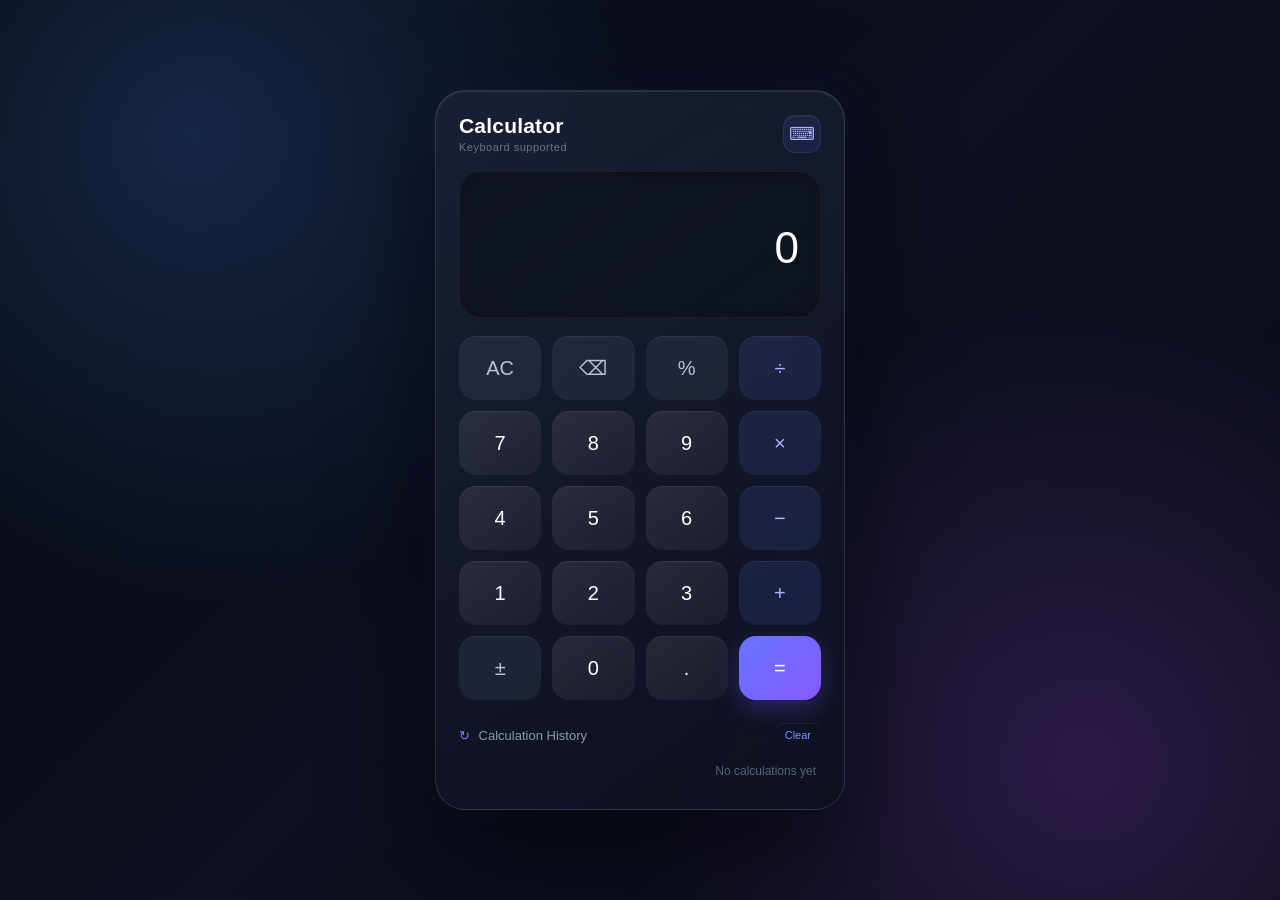
<file: calculator/index.html>
<!DOCTYPE html>
<html lang="en">

<head>
    <meta charset="UTF-8">
    <meta name="viewport" content="width=device-width, initial-scale=1.0">

    <title>Modern Calculator</title>

    <link rel="stylesheet" href="style.css">
</head>

<body>

    <div class="calculator">

        <!-- Header -->
        <div class="calculator-header">

            <div>
                <h1>Calculator</h1>
                <p>Keyboard supported</p>
            </div>

            <button class="keyboard-toggle" id="keyboard-toggle" title="Keyboard shortcuts">
                ⌨
            </button>

        </div>


        <!-- Display -->
        <div class="display">

            <div id="previous-display"></div>

            <div id="current-display">0</div>

            <div class="active-operation" id="active-operation"></div>

        </div>


        <!-- Buttons -->
        <div class="buttons">

            <button class="function"
                    data-action="clear"
                    data-key="Escape">
                AC
                <small>Esc</small>
            </button>

            <button class="function"
                    data-action="backspace"
                    data-key="Backspace">
                ⌫
                <small>⌫</small>
            </button>

            <button class="function"
                    data-action="percentage"
                    data-key="%">
                %
                <small>%</small>
            </button>

            <button class="operator"
                    data-operation="÷"
                    data-key="/">
                ÷
                <small>/</small>
            </button>


            <button data-number="7" data-key="7">7</button>
            <button data-number="8" data-key="8">8</button>
            <button data-number="9" data-key="9">9</button>

            <button class="operator"
                    data-operation="×"
                    data-key="*">
                ×
                <small>*</small>
            </button>


            <button data-number="4" data-key="4">4</button>
            <button data-number="5" data-key="5">5</button>
            <button data-number="6" data-key="6">6</button>

            <button class="operator"
                    data-operation="−"
                    data-key="-">
                −
                <small>-</small>
            </button>


            <button data-number="1" data-key="1">1</button>
            <button data-number="2" data-key="2">2</button>
            <button data-number="3" data-key="3">3</button>

            <button class="operator"
                    data-operation="+"
                    data-key="+">
                +
                <small>+</small>
            </button>


            <button class="function"
                    data-action="sign">
                ±
            </button>

            <button data-number="0" data-key="0">0</button>

            <button data-number=".">
                .
            </button>

            <button class="equals"
                    data-action="equals"
                    data-key="Enter">
                =
                <small>Enter</small>
            </button>

        </div>


        <!-- Keyboard Shortcuts -->
        <div class="keyboard-panel" id="keyboard-panel">

            <div class="keyboard-title">
                <span>⌨ Keyboard Shortcuts</span>
                <span>F1</span>
            </div>

            <div class="shortcut-grid">

                <div>
                    <kbd>0-9</kbd>
                    <span>Numbers</span>
                </div>

                <div>
                    <kbd>+ - * /</kbd>
                    <span>Operators</span>
                </div>

                <div>
                    <kbd>Enter</kbd>
                    <span>Calculate</span>
                </div>

                <div>
                    <kbd>Esc</kbd>
                    <span>Clear</span>
                </div>

                <div>
                    <kbd>Backspace</kbd>
                    <span>Delete</span>
                </div>

                <div>
                    <kbd>%</kbd>
                    <span>Percentage</span>
                </div>

            </div>

        </div>


        <!-- History -->
        <div class="history-title">

            <span>
                <span class="history-icon">↻</span>
                Calculation History
            </span>

            <button id="clear-history">
                Clear
            </button>

        </div>


        <div id="history" class="history">
            <p>No calculations yet</p>
        </div>

    </div>


    <script src="script.js"></script>

</body>
</html>
</file>
<file: calculator/style.css>
* {
    margin: 0;
    padding: 0;
    box-sizing: border-box;
}

body {
    min-height: 100vh;

    display: flex;
    justify-content: center;
    align-items: center;

    padding: 20px;

    font-family:
        "Segoe UI",
        Arial,
        sans-serif;

    color: white;

    background:
        radial-gradient(
            circle at 15% 15%,
            rgba(50, 90, 160, 0.35),
            transparent 35%
        ),
        radial-gradient(
            circle at 85% 85%,
            rgba(120, 60, 180, 0.3),
            transparent 35%
        ),
        linear-gradient(
            135deg,
            #060912,
            #0c1020,
            #090b15
        );
}


/* =========================
   CALCULATOR
========================= */

.calculator {
    width: 410px;

    padding: 23px;

    border: 1px solid rgba(255, 255, 255, 0.12);

    border-radius: 30px;

    background:
        linear-gradient(
            145deg,
            rgba(27, 33, 53, 0.92),
            rgba(12, 16, 30, 0.88)
        );

    backdrop-filter: blur(25px);

    box-shadow:
        0 35px 100px rgba(0, 0, 0, 0.65),
        0 0 50px rgba(90, 100, 255, 0.08),
        inset 0 1px rgba(255, 255, 255, 0.1);

    animation: calculatorAppear 0.7s cubic-bezier(.2,.8,.2,1);
}

@keyframes calculatorAppear {

    from {
        opacity: 0;
        transform:
            translateY(40px)
            scale(.9);
    }

    to {
        opacity: 1;
        transform:
            translateY(0)
            scale(1);
    }
}


/* =========================
   HEADER
========================= */

.calculator-header {
    display: flex;

    justify-content: space-between;
    align-items: center;

    margin-bottom: 18px;
}

.calculator-header h1 {
    font-size: 21px;

    font-weight: 650;

    letter-spacing: .2px;
}

.calculator-header p {
    margin-top: 3px;

    font-size: 11px;

    color: #68738d;

    letter-spacing: .5px;
}

.keyboard-toggle {
    width: 38px;
    height: 38px;

    display: flex;
    justify-content: center;
    align-items: center;

    padding: 0;

    border-radius: 12px;

    font-size: 18px;

    color: #a9b4ff;

    background: rgba(110, 120, 255, .1);

    border: 1px solid rgba(120, 130, 255, .12);
}

.keyboard-toggle:hover {
    transform: translateY(-2px);

    background: rgba(110, 120, 255, .2);
}


/* =========================
   DISPLAY
========================= */

.display {
    min-height: 140px;

    padding: 22px;

    margin-bottom: 18px;

    display: flex;

    flex-direction: column;

    justify-content: flex-end;

    align-items: flex-end;

    border-radius: 22px;

    background:
        linear-gradient(
            145deg,
            rgba(0, 0, 0, .32),
            rgba(0, 0, 0, .18)
        );

    border:
        1px solid rgba(255,255,255,.045);

    box-shadow:
        inset 0 2px 15px rgba(0,0,0,.2);

    overflow: hidden;
}

#previous-display {
    width: 100%;

    min-height: 24px;

    margin-bottom: 5px;

    text-align: right;

    font-size: 14px;

    color: #747f99;
}

#current-display {
    width: 100%;

    text-align: right;

    font-size: 44px;

    font-weight: 500;

    letter-spacing: -1px;

    white-space: nowrap;

    overflow: hidden;

    text-overflow: ellipsis;

    text-shadow:
        0 0 20px rgba(255,255,255,.05);
}

.active-operation {
    min-height: 17px;

    margin-top: 5px;

    font-size: 11px;

    color: #7180ff;

    opacity: 0;

    transition: .25s ease;
}

.active-operation.show {
    opacity: 1;
}


/* =========================
   BUTTONS
========================= */

.buttons {
    display: grid;

    grid-template-columns:
        repeat(4, 1fr);

    gap: 11px;
}

button {
    height: 64px;

    border: none;

    border-radius: 17px;

    color: white;

    background:
        linear-gradient(
            145deg,
            rgba(255,255,255,.09),
            rgba(255,255,255,.045)
        );

    font-size: 20px;

    font-weight: 500;

    cursor: pointer;

    position: relative;

    overflow: hidden;

    transition:
        transform .15s ease,
        background .2s ease,
        box-shadow .2s ease,
        border .2s ease;

    box-shadow:
        inset 0 1px rgba(255,255,255,.07);
}

button::before {
    content: "";

    position: absolute;

    top: 0;
    left: -120%;

    width: 70%;
    height: 100%;

    background:
        linear-gradient(
            90deg,
            transparent,
            rgba(255,255,255,.1),
            transparent
        );

    transform: skewX(-20deg);

    transition: .5s;
}

button:hover::before {
    left: 150%;
}

button:hover {
    transform: translateY(-4px);

    background:
        linear-gradient(
            145deg,
            rgba(255,255,255,.16),
            rgba(255,255,255,.08)
        );

    box-shadow:
        0 12px 28px rgba(0,0,0,.25),
        inset 0 1px rgba(255,255,255,.1);
}

button:active,
button.keyboard-active {
    transform:
        scale(.91)
        translateY(1px);

    box-shadow:
        0 2px 8px rgba(0,0,0,.35);
}

button small {
    display: none;

    position: absolute;

    right: 8px;
    bottom: 6px;

    font-size: 8px;

    color: rgba(255,255,255,.3);

    font-weight: 400;
}


/* =========================
   FUNCTION
========================= */

button.function {
    color: #b9c2d8;

    background:
        rgba(120,135,170,.12);
}

button.function:hover {
    background:
        rgba(120,135,170,.22);
}


/* =========================
   OPERATORS
========================= */

button.operator {
    color: #aab4ff;

    background:
        rgba(100,115,255,.13);
}

button.operator:hover {
    background:
        rgba(100,115,255,.27);

    box-shadow:
        0 10px 28px rgba(90,100,255,.2);
}

button.operator.selected {
    background:
        linear-gradient(
            135deg,
            rgba(102,117,255,.55),
            rgba(140,92,255,.4)
        );

    box-shadow:
        0 0 20px rgba(100,110,255,.25);
}


/* =========================
   EQUAL
========================= */

button.equals {
    background:
        linear-gradient(
            135deg,
            #6675ff,
            #8759ff
        );

    box-shadow:
        0 8px 25px rgba(110,90,255,.3);
}

button.equals:hover {
    background:
        linear-gradient(
            135deg,
            #7b89ff,
            #9b70ff
        );

    box-shadow:
        0 14px 35px rgba(110,90,255,.45);
}


/* =========================
   KEYBOARD PANEL
========================= */

.keyboard-panel {
    max-height: 0;

    opacity: 0;

    overflow: hidden;

    margin-top: 0;

    padding: 0;

    border-radius: 15px;

    background:
        rgba(0,0,0,.15);

    transition:
        max-height .4s ease,
        opacity .3s ease,
        margin .3s ease,
        padding .3s ease;
}

.keyboard-panel.show {
    max-height: 250px;

    opacity: 1;

    margin-top: 15px;

    padding: 14px;
}

.keyboard-title {
    display: flex;

    justify-content: space-between;

    margin-bottom: 12px;

    color: #9ba6c0;

    font-size: 12px;
}

.keyboard-title span:last-child {
    color: #6675ff;
}

.shortcut-grid {
    display: grid;

    grid-template-columns:
        repeat(2, 1fr);

    gap: 8px;
}

.shortcut-grid div {
    display: flex;

    align-items: center;

    gap: 8px;

    font-size: 10px;

    color: #707b95;
}

kbd {
    min-width: 42px;

    padding: 4px 7px;

    text-align: center;

    border-radius: 6px;

    color: #c8d0e4;

    background:
        rgba(255,255,255,.08);

    border:
        1px solid rgba(255,255,255,.08);

    box-shadow:
        0 2px 0 rgba(0,0,0,.3);

    font-size: 9px;

    font-family: monospace;
}


/* =========================
   HISTORY
========================= */

.history-title {
    display: flex;

    justify-content: space-between;

    align-items: center;

    margin-top: 23px;

    margin-bottom: 9px;

    color: #8d98b0;

    font-size: 13px;
}

.history-icon {
    margin-right: 5px;

    color: #7180ff;
}

#clear-history {
    height: auto;

    padding: 6px 10px;

    border-radius: 8px;

    color: #8290ff;

    background: transparent;

    font-size: 11px;
}

#clear-history:hover {
    transform: none;

    background:
        rgba(100,115,255,.12);

    box-shadow: none;
}

.history {
    max-height: 115px;

    overflow-y: auto;

    padding-right: 5px;
}

.history p {
    padding: 8px 0;

    color: #59647b;

    text-align: right;

    font-size: 12px;
}

.history-item {
    padding: 9px 2px;

    display: flex;

    justify-content: space-between;

    gap: 10px;

    border-bottom:
        1px solid rgba(255,255,255,.05);

    color: #9da7bb;

    font-size: 12px;

    animation: historyIn .3s ease;
}

.history-item strong {
    color: #e7eaff;

    white-space: nowrap;
}

.history-time {
    display: block;

    margin-top: 2px;

    color: #566078;

    font-size: 9px;
}

@keyframes historyIn {

    from {
        opacity: 0;

        transform:
            translateX(15px);
    }

    to {
        opacity: 1;

        transform:
            translateX(0);
    }
}


/* =========================
   DISPLAY ANIMATION
========================= */

.display-update {
    animation:
        displayPop .18s ease;
}

@keyframes displayPop {

    0% {
        transform: scale(.96);
    }

    100% {
        transform: scale(1);
    }
}


/* =========================
   ERROR
========================= */

.error-display {
    color: #ff6b81 !important;

    animation:
        errorShake .35s ease;
}

@keyframes errorShake {

    0%, 100% {
        transform: translateX(0);
    }

    25% {
        transform: translateX(-5px);
    }

    75% {
        transform: translateX(5px);
    }
}


/* =========================
   SCROLLBAR
========================= */

.history::-webkit-scrollbar {
    width: 4px;
}

.history::-webkit-scrollbar-thumb {
    background: #454f69;

    border-radius: 10px;
}


/* =========================
   MOBILE
========================= */

@media (max-width: 450px) {

    body {
        padding: 10px;
    }

    .calculator {
        width: 100%;

        padding: 17px;

        border-radius: 23px;
    }

    button {
        height: 60px;

        border-radius: 15px;
    }

    #current-display {
        font-size: 36px;
    }

    .display {
        min-height: 125px;
    }
}


/* =========================
   SMALL SCREEN
========================= */

@media (max-height: 700px) {

    .calculator {
        padding: 15px;
    }

    .display {
        min-height: 105px;
    }

    button {
        height: 54px;
    }

    .history {
        max-height: 70px;
    }
}
</file>
